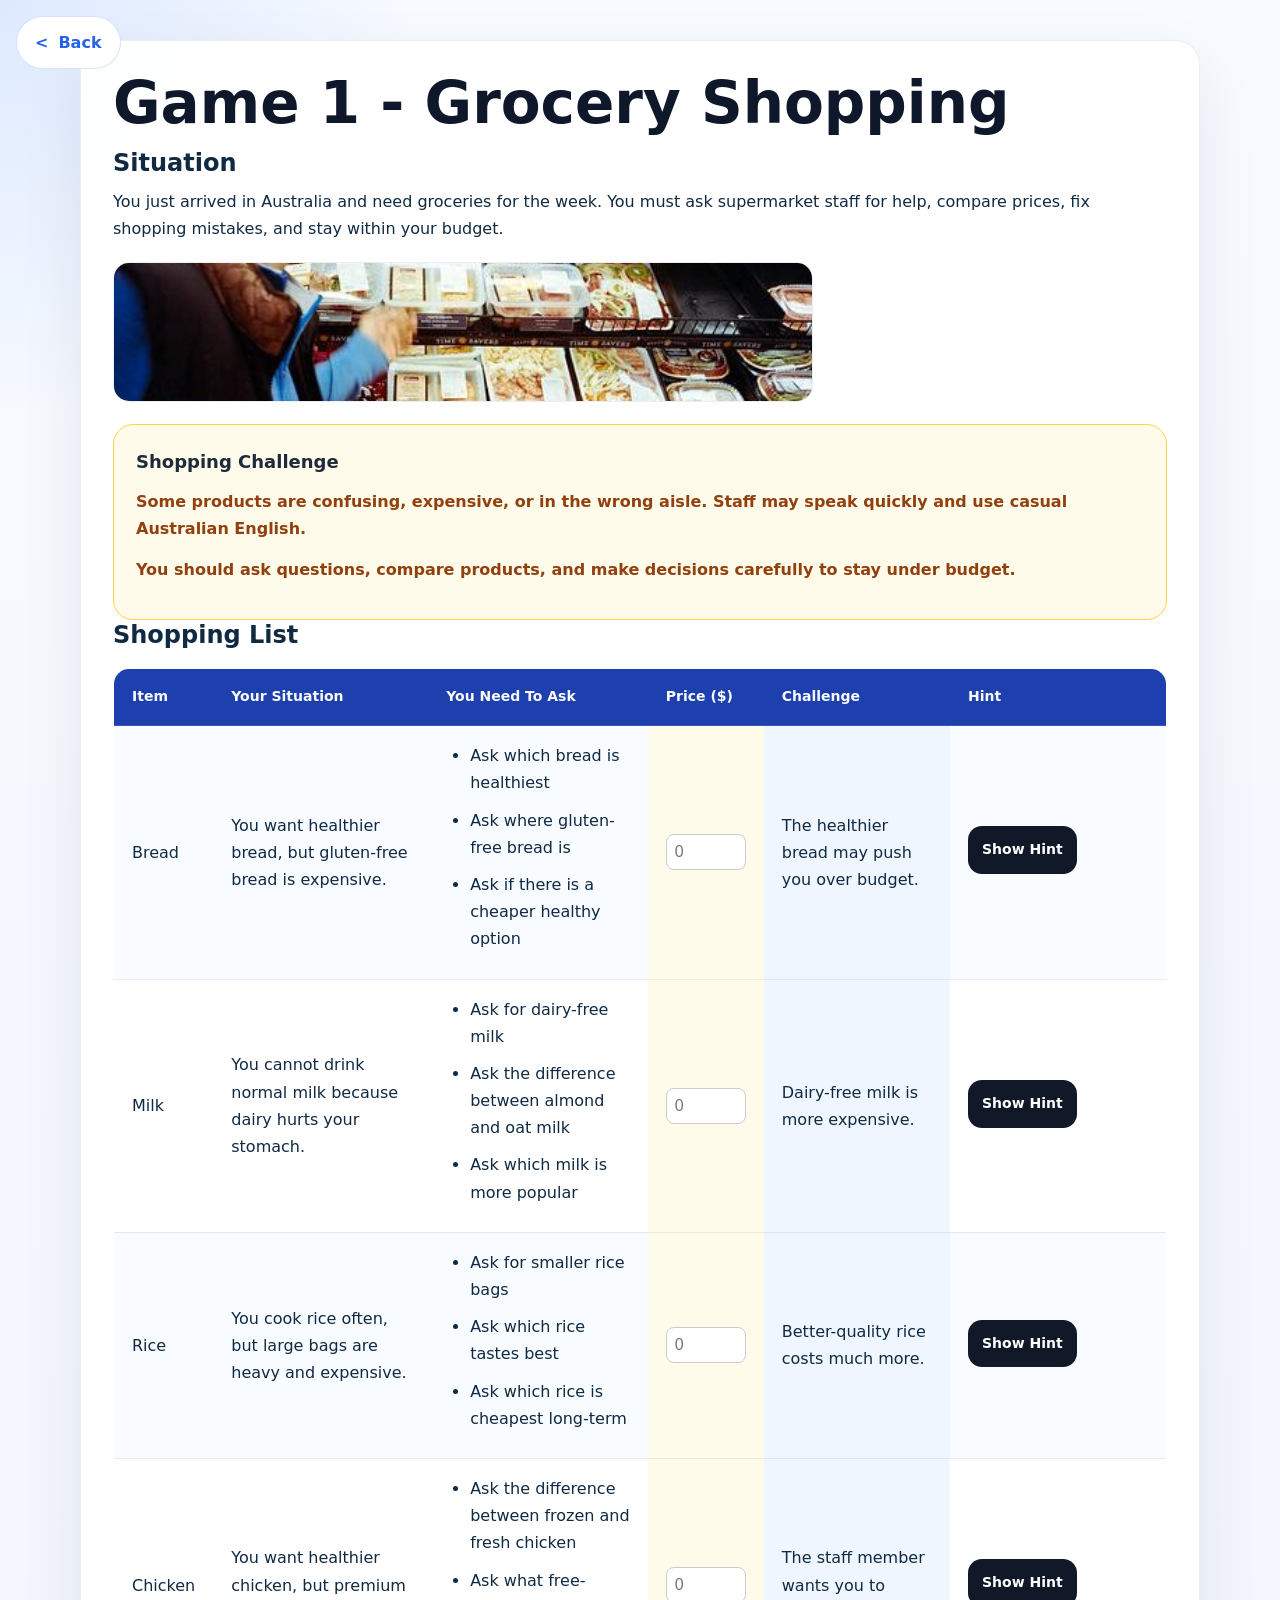
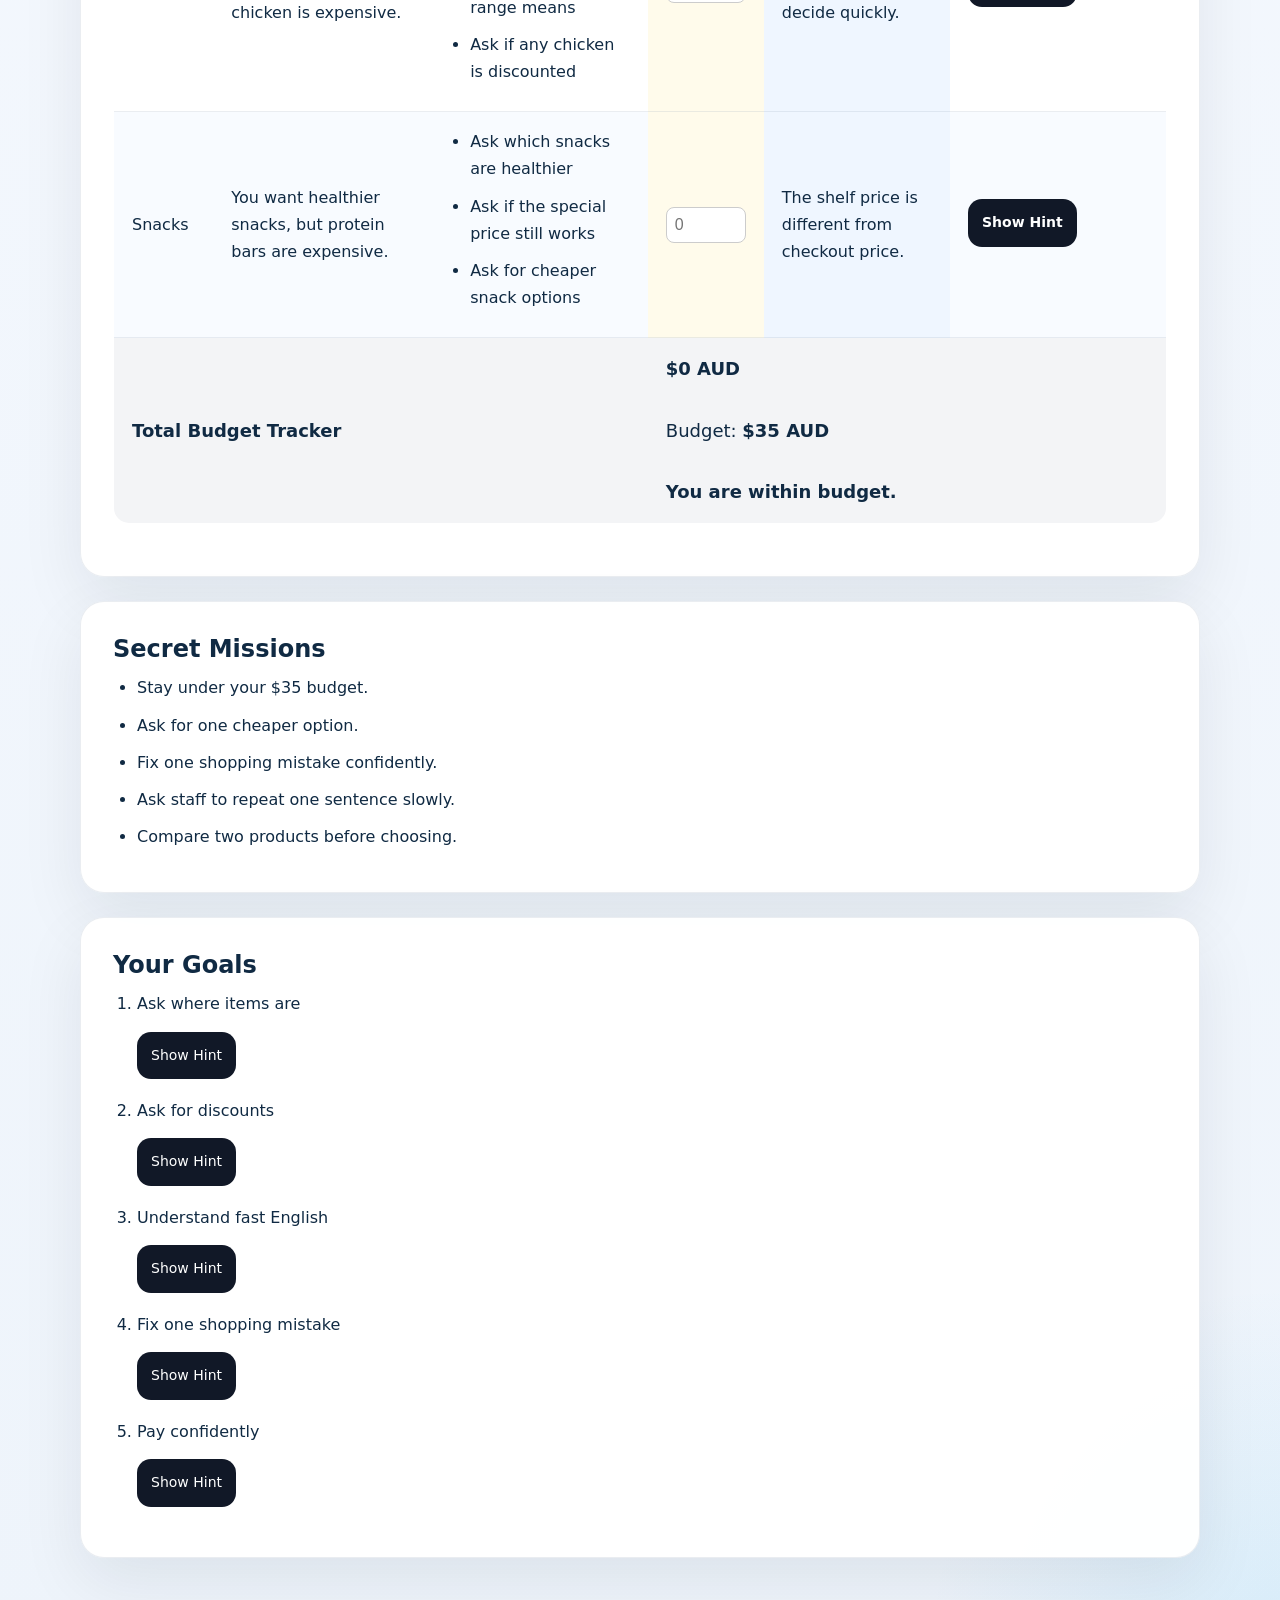
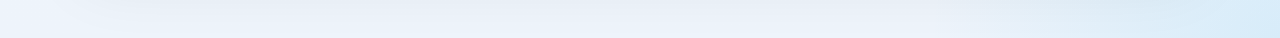
<file: scenario1/student.html>
<!DOCTYPE html>
<html lang="en">

<head>

<meta charset="UTF-8">
<meta name="viewport" content="width=device-width, initial-scale=1.0">

<title>Scenario 1 Student</title>

<link rel="stylesheet" href="../style.css">

</head>

<body>

<div class="page">

    <!-- BACK BUTTON -->
    <a href="../index.html" class="back-btn">
        Back
    </a>

    <!-- SITUATION SECTION -->
    <div class="section">

        <h1>Game 1 - Grocery Shopping</h1>

        <h2>Situation</h2>

        <p>
            You just arrived in Australia and need groceries for the week.
            You must ask supermarket staff for help, compare prices,
            fix shopping mistakes, and stay within your budget.
        </p>

        <!-- IMAGE -->
        <div class="scenario-image">

            <img src="../images/game1-grocery.jpg" alt="Grocery Shopping">

        </div>

        <!-- NOTE -->
        <div class="note">

            <h3>Shopping Challenge</h3>

            <p>
                Some products are confusing, expensive, or in the wrong aisle.
                Staff may speak quickly and use casual Australian English.
            </p>

            <p>
                You should ask questions, compare products,
                and make decisions carefully to stay under budget.
            </p>

        </div>

     <!-- SHOPPING LIST -->
<h2>Shopping List</h2>

<div class="table-wrapper">

<table class="shopping-table" id="budgetTable">

    <tr>
        <th>Item</th>
        <th>Your Situation</th>
        <th>You Need To Ask</th>
        <th>Price ($)</th>
        <th>Challenge</th>
        <th>Hint</th>
    </tr>

    <!-- BREAD -->
    <tr>

        <td>
            Bread
        </td>

        <td>
            You want healthier bread,
            but gluten-free bread is expensive.
        </td>

        <td>

            <ul>
                <li>Ask which bread is healthiest</li>
                <li>Ask where gluten-free bread is</li>
                <li>Ask if there is a cheaper healthy option</li>
            </ul>

        </td>

        <td>
            <input type="number" class="price-input" placeholder="0">
        </td>

        <td>
            The healthier bread may push you over budget.
        </td>

        <td>

            <details class="hint-box">

                <summary>Show Hint</summary>

                <div class="hint">

                    “Where can I find gluten-free bread?”
                    <br><br>

                    “Which bread is healthier?”
                    <br><br>

                    “Is there a cheaper healthy option?”

                </div>

            </details>

        </td>

    </tr>

    <!-- MILK -->
    <tr>

        <td>
            Milk
        </td>

        <td>
            You cannot drink normal milk
            because dairy hurts your stomach.
        </td>

        <td>

            <ul>
                <li>Ask for dairy-free milk</li>
                <li>Ask the difference between almond and oat milk</li>
                <li>Ask which milk is more popular</li>
            </ul>

        </td>

        <td>
            <input type="number" class="price-input" placeholder="0">
        </td>

        <td>
            Dairy-free milk is more expensive.
        </td>

        <td>

            <details class="hint-box">

                <summary>Show Hint</summary>

                <div class="hint">

                    “Do you have dairy-free milk?”
                    <br><br>

                    “What’s the difference between almond and oat milk?”
                    <br><br>

                    “Which one do most people buy?”

                </div>

            </details>

        </td>

    </tr>

    <!-- RICE -->
    <tr>

        <td>
            Rice
        </td>

        <td>
            You cook rice often,
            but large bags are heavy and expensive.
        </td>

        <td>

            <ul>
                <li>Ask for smaller rice bags</li>
                <li>Ask which rice tastes best</li>
                <li>Ask which rice is cheapest long-term</li>
            </ul>

        </td>

        <td>
            <input type="number" class="price-input" placeholder="0">
        </td>

        <td>
            Better-quality rice costs much more.
        </td>

        <td>

            <details class="hint-box">

                <summary>Show Hint</summary>

                <div class="hint">

                    “Do you have a smaller bag?”
                    <br><br>

                    “Which rice tastes better?”
                    <br><br>

                    “Which one is better value?”

                </div>

            </details>

        </td>

    </tr>

    <!-- CHICKEN -->
    <tr>

        <td>
            Chicken
        </td>

        <td>
            You want healthier chicken,
            but premium chicken is expensive.
        </td>

        <td>

            <ul>
                <li>Ask the difference between frozen and fresh chicken</li>
                <li>Ask what free-range means</li>
                <li>Ask if any chicken is discounted</li>
            </ul>

        </td>

        <td>
            <input type="number" class="price-input" placeholder="0">
        </td>

        <td>
            The staff member wants you to decide quickly.
        </td>

        <td>

            <details class="hint-box">

                <summary>Show Hint</summary>

                <div class="hint">

                    “What’s the difference between these?”
                    <br><br>

                    “What does free-range mean?”
                    <br><br>

                    “Is any chicken on special today?”

                </div>

            </details>

        </td>

    </tr>

    <!-- SNACKS -->
    <tr>

        <td>
            Snacks
        </td>

        <td>
            You want healthier snacks,
            but protein bars are expensive.
        </td>

        <td>

            <ul>
                <li>Ask which snacks are healthier</li>
                <li>Ask if the special price still works</li>
                <li>Ask for cheaper snack options</li>
            </ul>

        </td>

        <td>
            <input type="number" class="price-input" placeholder="0">
        </td>

        <td>
            The shelf price is different from checkout price.
        </td>

        <td>

            <details class="hint-box">

                <summary>Show Hint</summary>

                <div class="hint">

                    “Are these still on special?”
                    <br><br>

                    “Which snack is healthier?”
                    <br><br>

                    “Do you have cheaper snacks?”

                </div>

            </details>

        </td>

    </tr>

    <!-- TOTAL -->
    <tr class="total-row">

        <td colspan="3">

            <strong>Total Budget Tracker</strong>

        </td>

        <td colspan="3">

            <strong>
                $<span id="totalPrice">0</span> AUD
            </strong>

            <br><br>

            Budget:
            <strong>$35 AUD</strong>

            <br><br>

            <span id="budgetMessage">
                You are within budget.
            </span>

        </td>

    </tr>

</table>

</div>

    </div>

    <!-- SECRET MISSIONS -->
    <div class="section">

        <h2>Secret Missions</h2>

        <ul>

            <li>
                Stay under your $35 budget.
            </li>

            <li>
                Ask for one cheaper option.
            </li>

            <li>
                Fix one shopping mistake confidently.
            </li>

            <li>
                Ask staff to repeat one sentence slowly.
            </li>

            <li>
                Compare two products before choosing.
            </li>

        </ul>

    </div>

    <!-- GOALS SECTION -->
    <div class="section">

        <h2>Your Goals</h2>

        <ol class="goal-list">

            <!-- GOAL 1 -->
            <li>

                Ask where items are

                <details class="hint-box">

                    <summary>Show Hint</summary>

                    <div class="hint">

                        “Excuse me, where can I find the bread?”

                    </div>

                </details>

            </li>

            <!-- GOAL 2 -->
            <li>

                Ask for discounts

                <details class="hint-box">

                    <summary>Show Hint</summary>

                    <div class="hint">

                        “Is this on special?”
                        <br><br>

                        “Do you have a cheaper one?”

                    </div>

                </details>

            </li>

            <!-- GOAL 3 -->
            <li>

                Understand fast English

                <details class="hint-box">

                    <summary>Show Hint</summary>

                    <div class="hint">

                        “Sorry, could you say that again?”
                        <br><br>

                        “Can you speak a little slower?”

                    </div>

                </details>

            </li>

            <!-- GOAL 4 -->
            <li>

                Fix one shopping mistake

                <details class="hint-box">

                    <summary>Show Hint</summary>

                    <div class="hint">

                        “Sorry, I picked the wrong one.”
                        <br><br>

                        “Can I change this?”

                    </div>

                </details>

            </li>

            <!-- GOAL 5 -->
            <li>

                Pay confidently

                <details class="hint-box">

                    <summary>Show Hint</summary>

                    <div class="hint">

                        “Can I pay by card?”
                        <br><br>

                        “Do I tap here?”

                    </div>

                </details>

            </li>

        </ol>

    </div>

</div>

<script src="../js/budget.js"></script>

</body>
</html>
</file>
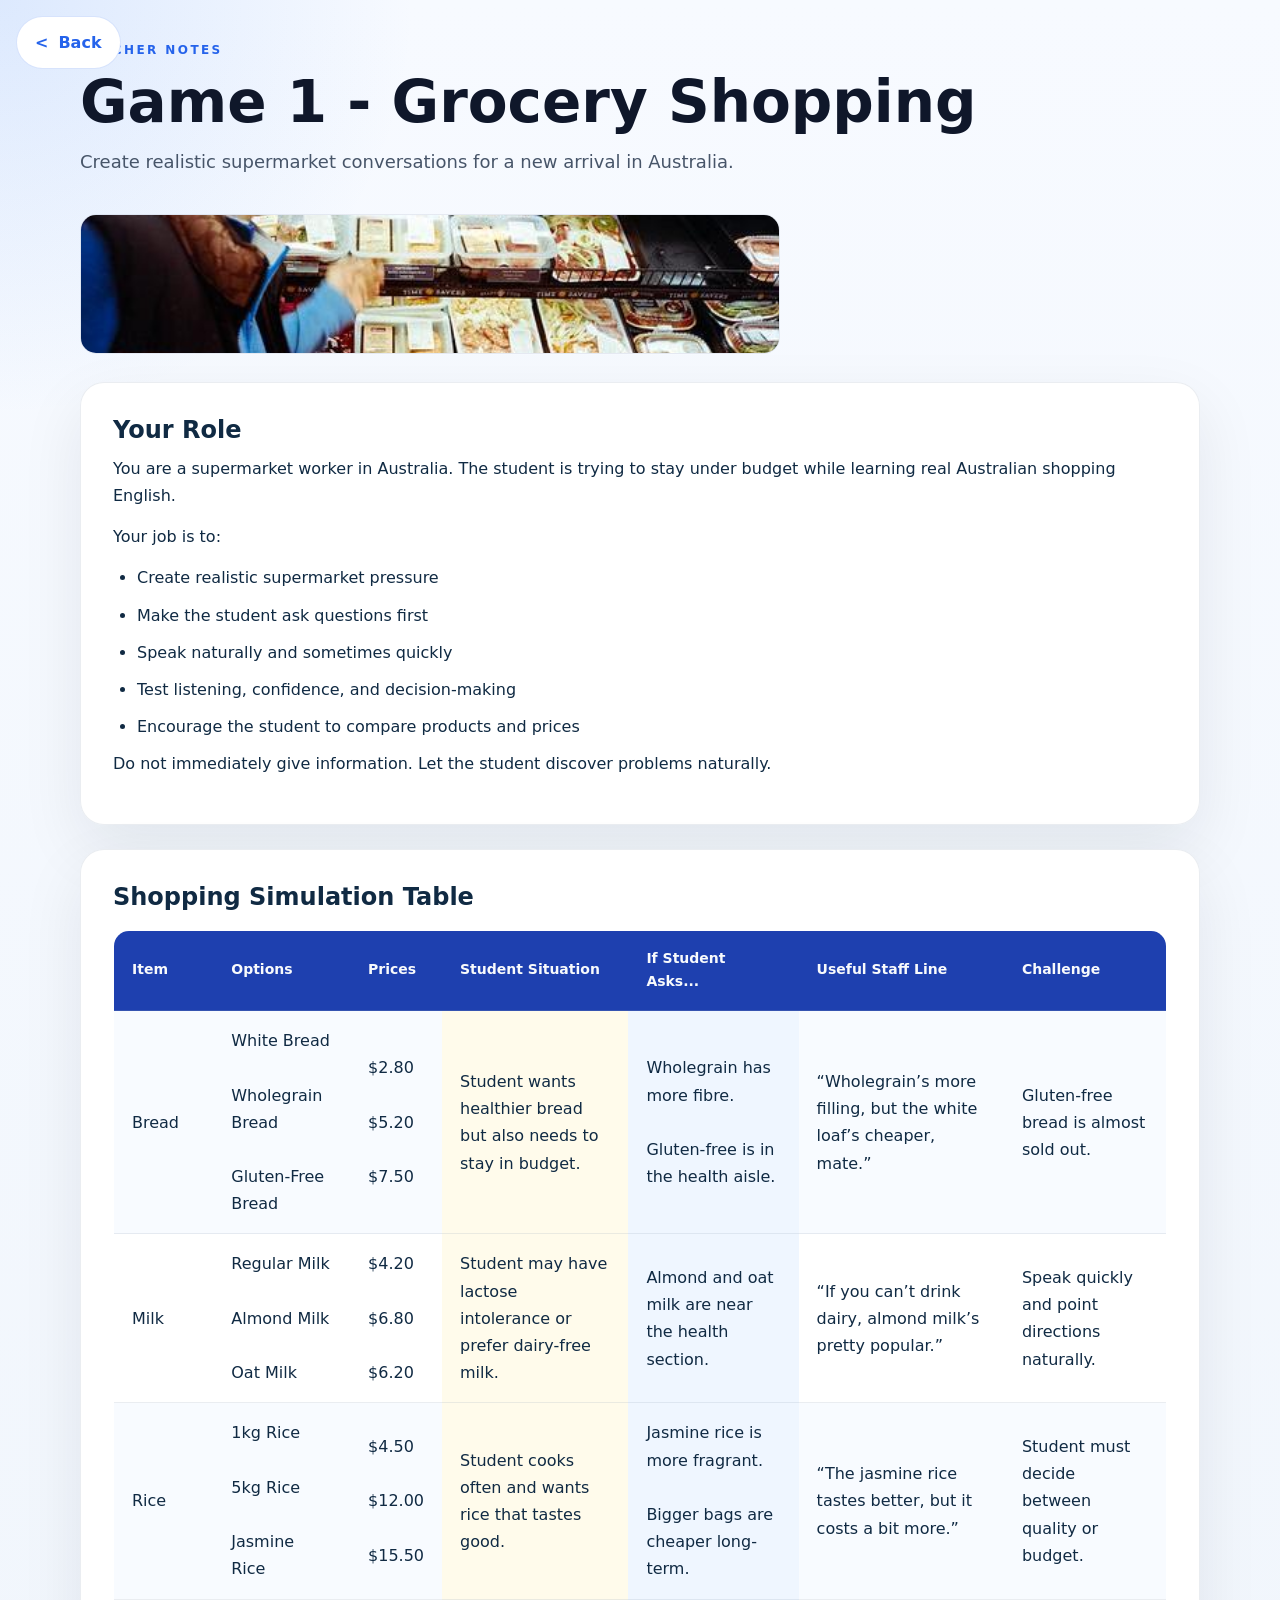
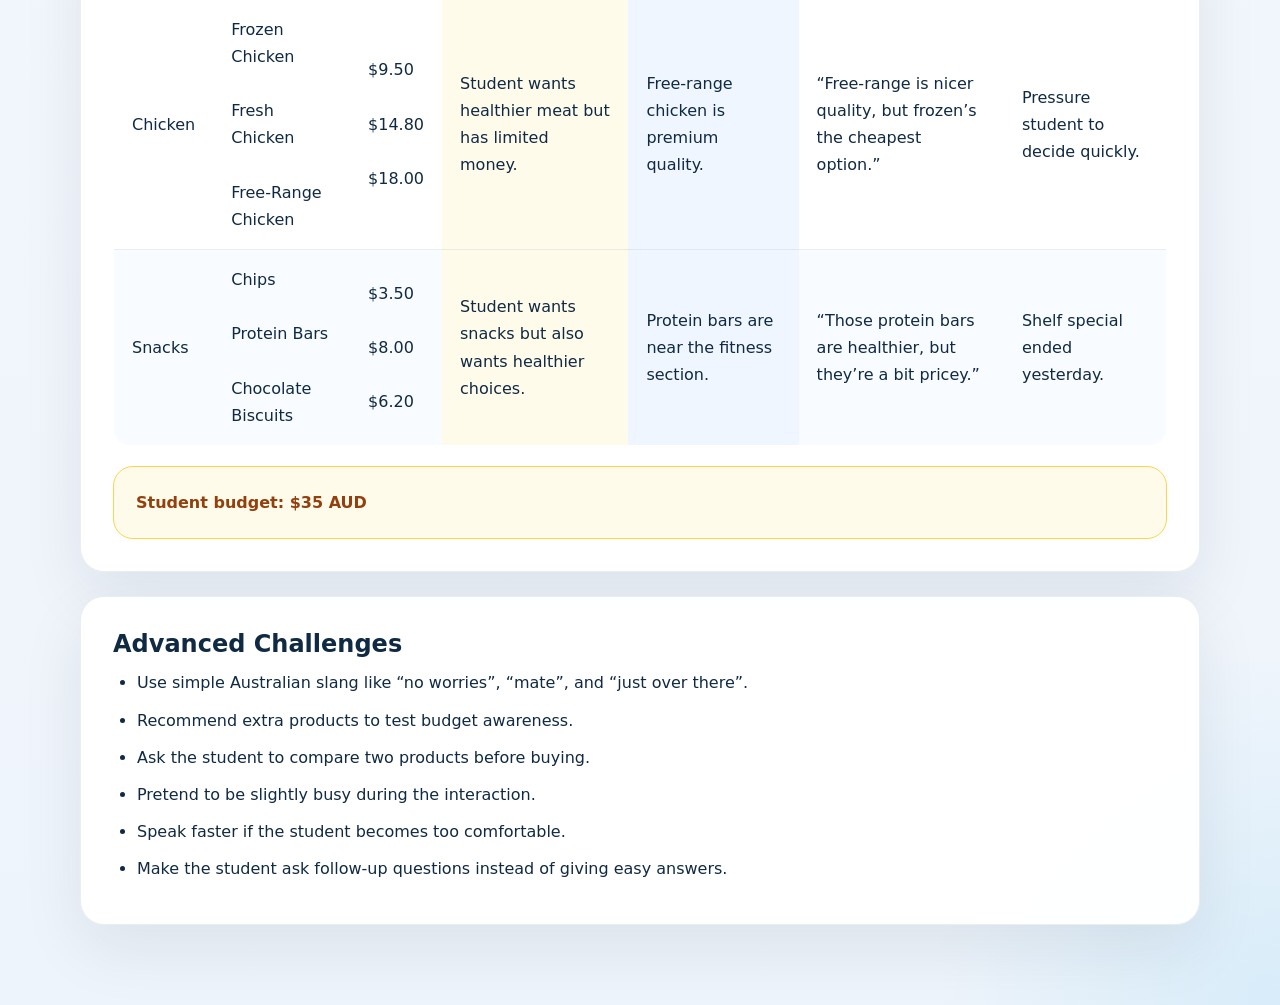
<file: scenario1/teacher.html>
<!DOCTYPE html>
<html lang="en">

<head>

<meta charset="UTF-8">
<meta name="viewport" content="width=device-width, initial-scale=1.0">

<title>Scenario 1 Teacher</title>

<link rel="stylesheet" href="../style.css">

</head>

<body>

<div class="page">

    <!-- BACK BUTTON -->
    <a href="../index.html" class="back-btn">
        Back
    </a>

    <!-- HEADER -->
    <header class="page-header">

        <p class="eyebrow">
            Teacher Notes
        </p>

        <h1>
            Game 1 - Grocery Shopping
        </h1>

        <p class="subtitle">
            Create realistic supermarket conversations for a new arrival in Australia.
        </p>

        <div class="scenario-image">

            <img src="../images/game1-grocery.jpg" alt="Grocery Shopping">

        </div>

    </header>

    <!-- ROLE SECTION -->
    <div class="section">

        <h2>Your Role</h2>

        <p>
            You are a supermarket worker in Australia.
            The student is trying to stay under budget while learning
            real Australian shopping English.
        </p>

        <p>
            Your job is to:
        </p>

        <ul>
            <li>Create realistic supermarket pressure</li>
            <li>Make the student ask questions first</li>
            <li>Speak naturally and sometimes quickly</li>
            <li>Test listening, confidence, and decision-making</li>
            <li>Encourage the student to compare products and prices</li>
        </ul>

        <p>
            Do not immediately give information.
            Let the student discover problems naturally.
        </p>

    </div>

  <!-- SHOPPING + INTERACTIVE PROBLEMS -->
<div class="section">

<h2>Shopping Simulation Table</h2>

<div class="table-wrapper">

<table class="shopping-table">

    <tr>
        <th>Item</th>
        <th>Options</th>
        <th>Prices</th>
        <th>Student Situation</th>
        <th>If Student Asks...</th>
        <th>Useful Staff Line</th>
        <th>Challenge</th>
    </tr>

    <!-- BREAD -->
    <tr>

        <td>
            Bread
        </td>

        <td>
            White Bread
            <br><br>
            Wholegrain Bread
            <br><br>
            Gluten-Free Bread
        </td>

        <td>
            $2.80
            <br><br>
            $5.20
            <br><br>
            $7.50
        </td>

        <td>
            Student wants healthier bread
            but also needs to stay in budget.
        </td>

        <td>
            Wholegrain has more fibre.
            <br><br>
            Gluten-free is in the health aisle.
        </td>

        <td>
            “Wholegrain’s more filling,
            but the white loaf’s cheaper, mate.”
        </td>

        <td>
            Gluten-free bread is almost sold out.
        </td>

    </tr>

    <!-- MILK -->
    <tr>

        <td>
            Milk
        </td>

        <td>
            Regular Milk
            <br><br>
            Almond Milk
            <br><br>
            Oat Milk
        </td>

        <td>
            $4.20
            <br><br>
            $6.80
            <br><br>
            $6.20
        </td>

        <td>
            Student may have lactose intolerance
            or prefer dairy-free milk.
        </td>

        <td>
            Almond and oat milk
            are near the health section.
        </td>

        <td>
            “If you can’t drink dairy,
            almond milk’s pretty popular.”
        </td>

        <td>
            Speak quickly and point directions naturally.
        </td>

    </tr>

    <!-- RICE -->
    <tr>

        <td>
            Rice
        </td>

        <td>
            1kg Rice
            <br><br>
            5kg Rice
            <br><br>
            Jasmine Rice
        </td>

        <td>
            $4.50
            <br><br>
            $12.00
            <br><br>
            $15.50
        </td>

        <td>
            Student cooks often
            and wants rice that tastes good.
        </td>

        <td>
            Jasmine rice is more fragrant.
            <br><br>
            Bigger bags are cheaper long-term.
        </td>

        <td>
            “The jasmine rice tastes better,
            but it costs a bit more.”
        </td>

        <td>
            Student must decide
            between quality or budget.
        </td>

    </tr>

    <!-- CHICKEN -->
    <tr>

        <td>
            Chicken
        </td>

        <td>
            Frozen Chicken
            <br><br>
            Fresh Chicken
            <br><br>
            Free-Range Chicken
        </td>

        <td>
            $9.50
            <br><br>
            $14.80
            <br><br>
            $18.00
        </td>

        <td>
            Student wants healthier meat
            but has limited money.
        </td>

        <td>
            Free-range chicken is premium quality.
        </td>

        <td>
            “Free-range is nicer quality,
            but frozen’s the cheapest option.”
        </td>

        <td>
            Pressure student to decide quickly.
        </td>

    </tr>

    <!-- SNACKS -->
    <tr>

        <td>
            Snacks
        </td>

        <td>
            Chips
            <br><br>
            Protein Bars
            <br><br>
            Chocolate Biscuits
        </td>

        <td>
            $3.50
            <br><br>
            $8.00
            <br><br>
            $6.20
        </td>

        <td>
            Student wants snacks
            but also wants healthier choices.
        </td>

        <td>
            Protein bars are near the fitness section.
        </td>

        <td>
            “Those protein bars are healthier,
            but they’re a bit pricey.”
        </td>

        <td>
            Shelf special ended yesterday.
        </td>

    </tr>

</table>

</div>

<p class="note">
Student budget: $35 AUD
</p>

</div>

    <!-- FINAL CHALLENGES -->
    <div class="section">

        <h2>Advanced Challenges</h2>

        <ul>

            <li>
                Use simple Australian slang like
                “no worries”,
                “mate”,
                and “just over there”.
            </li>

            <li>
                Recommend extra products to test budget awareness.
            </li>

            <li>
                Ask the student to compare two products before buying.
            </li>

            <li>
                Pretend to be slightly busy during the interaction.
            </li>

            <li>
                Speak faster if the student becomes too comfortable.
            </li>

            <li>
                Make the student ask follow-up questions instead of giving easy answers.
            </li>

        </ul>

    </div>

</div>

</body>
</html>
</file>
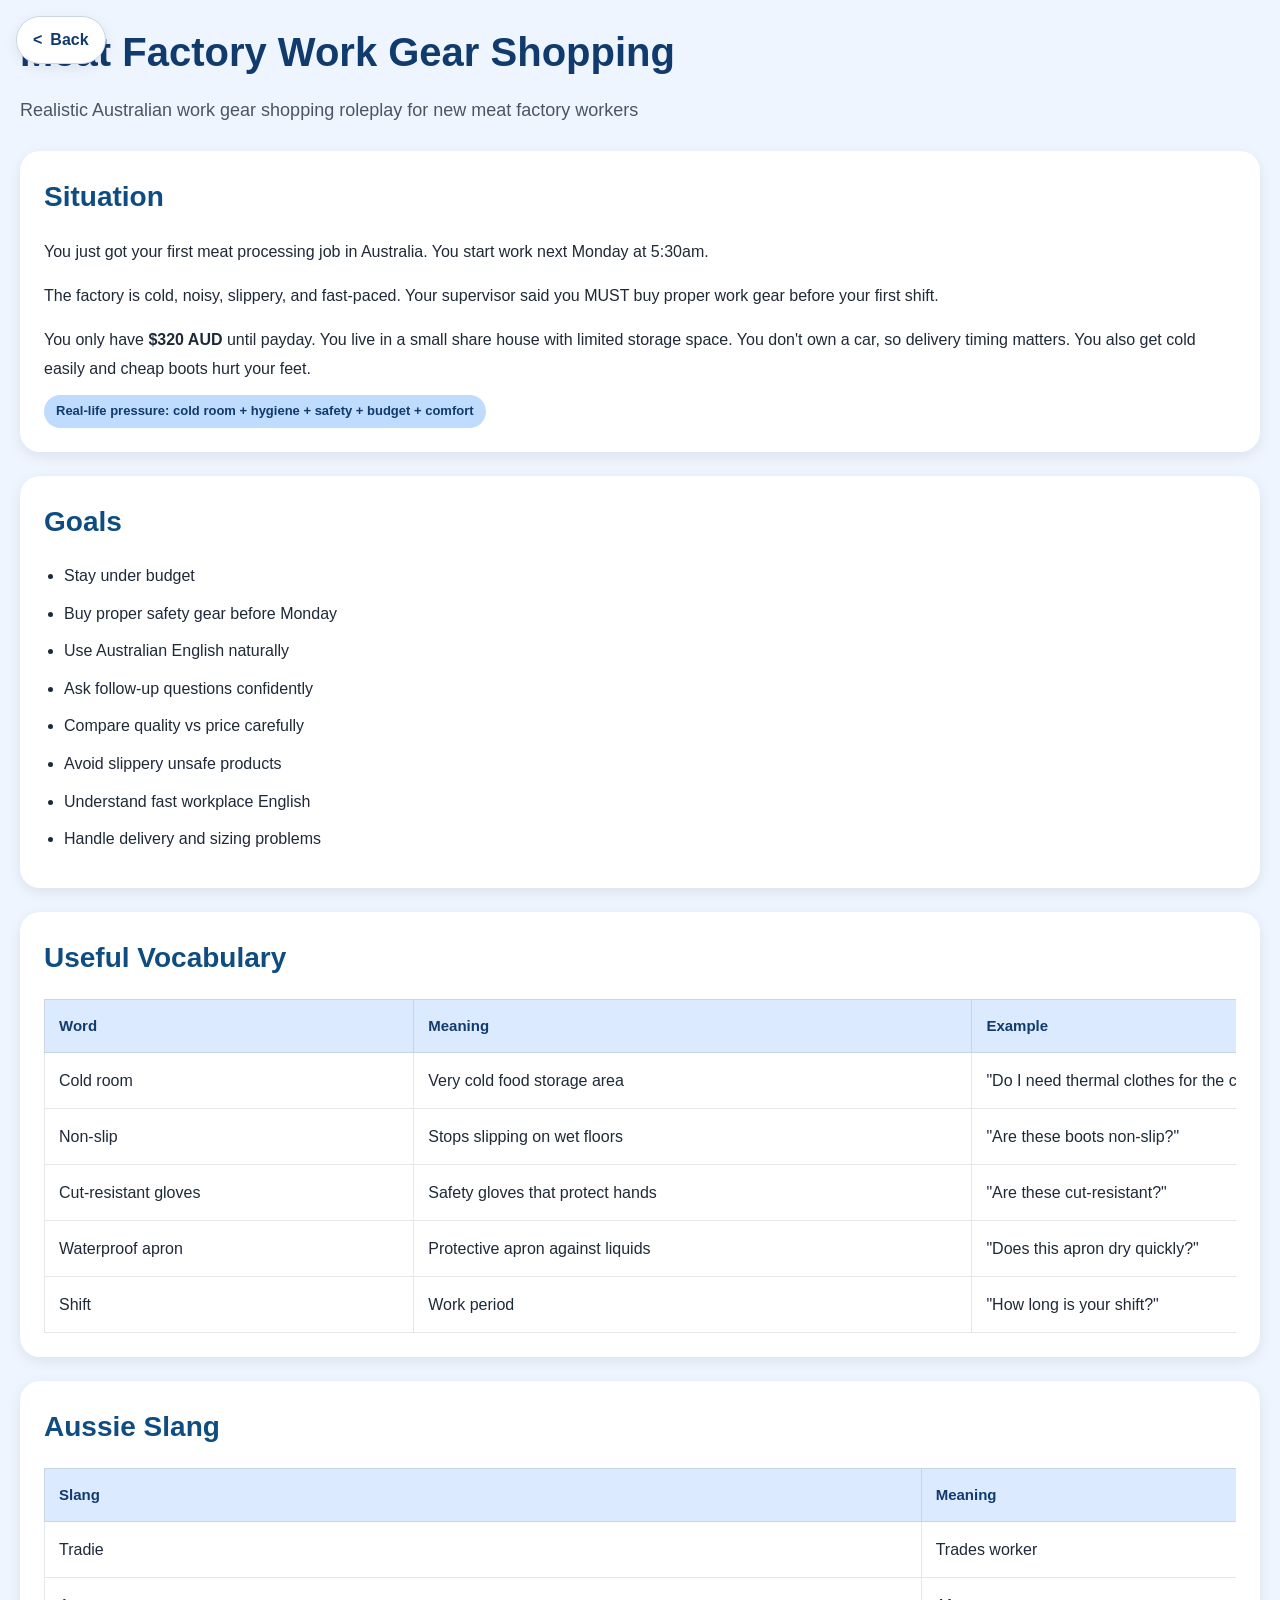
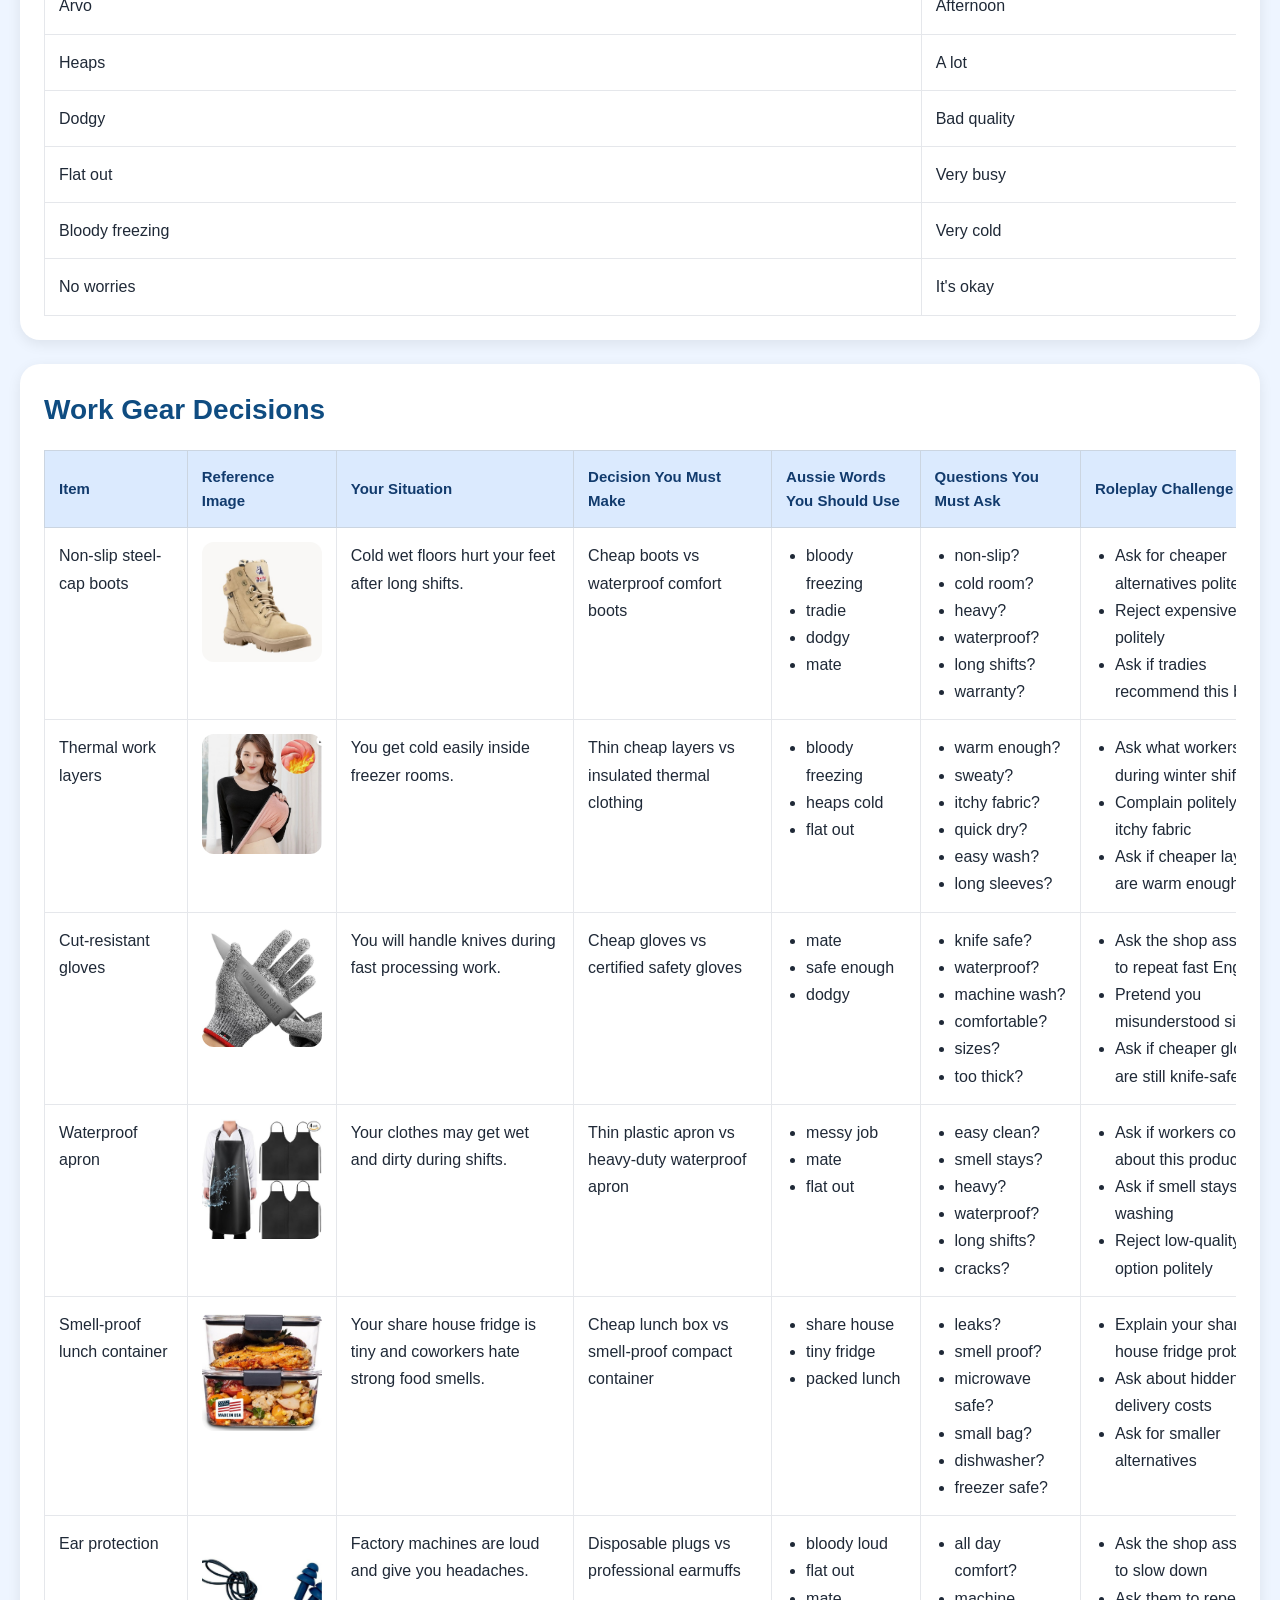
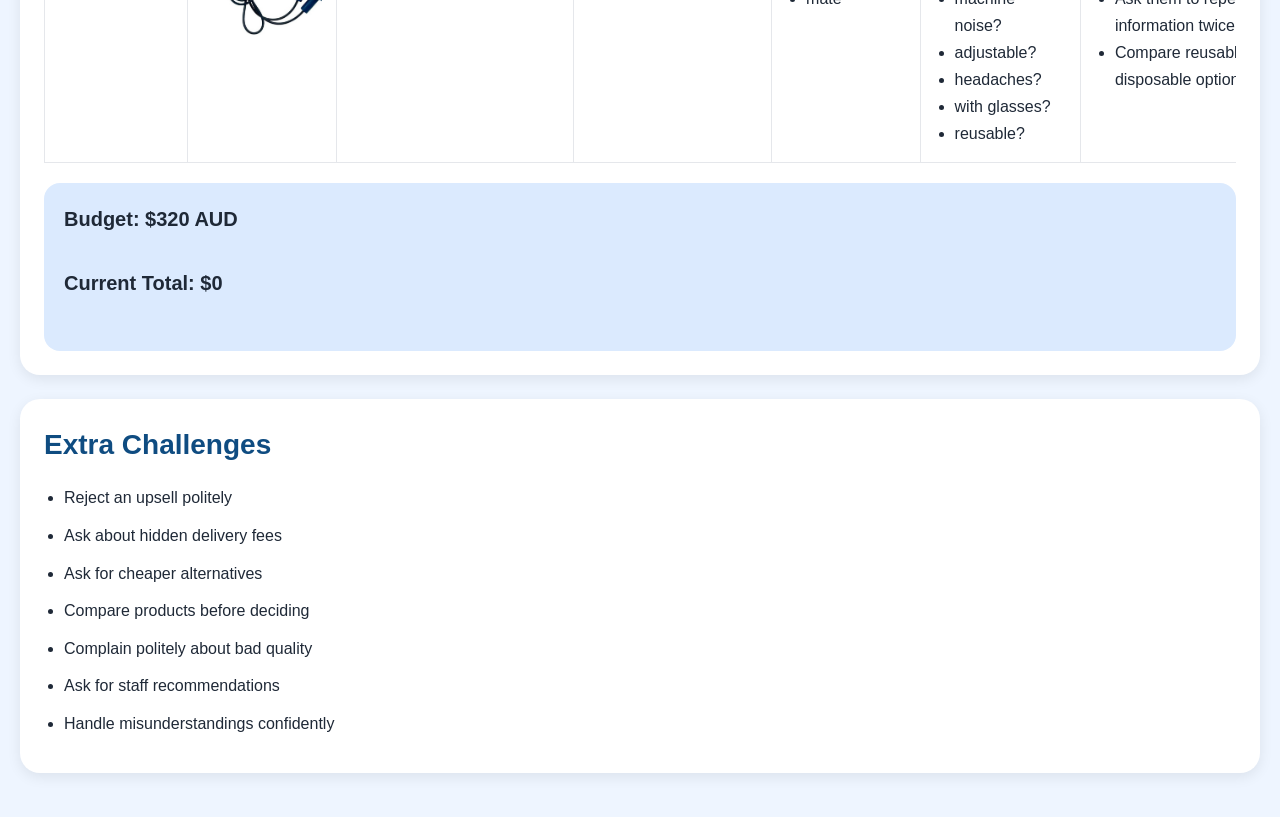
<file: scenario3/student.html>
<!DOCTYPE html>
<html lang="en">

<head>

<meta charset="UTF-8">
<meta name="viewport" content="width=device-width, initial-scale=1.0">

<title>Australian Meat Factory Work Gear Shopping</title>

<link rel="stylesheet" href="style.css">

</head>

<body>

<a href="../index.html" class="back-btn">Back</a>

<div class="container">

<h1>Meat Factory Work Gear Shopping</h1>

<p class="subtitle">
Realistic Australian work gear shopping roleplay for new meat factory workers
</p>

<!-- SITUATION -->

<div class="card">

<h2>Situation</h2>

<p>
You just got your first meat processing job in Australia.
You start work next Monday at 5:30am.
</p>

<p style="margin-top:15px;">
The factory is cold, noisy, slippery, and fast-paced.
Your supervisor said you MUST buy proper work gear before your first shift.
</p>

<p style="margin-top:15px;">
You only have <strong>$320 AUD</strong> until payday.
You live in a small share house with limited storage space.
You don't own a car, so delivery timing matters.
You also get cold easily and cheap boots hurt your feet.
</p>

<div class="badge">
Real-life pressure: cold room + hygiene + safety + budget + comfort
</div>

</div>

<!-- GOALS -->

<div class="card">

<h2>Goals</h2>

<ul class="goal-list">

<li>Stay under budget</li>

<li>Buy proper safety gear before Monday</li>

<li>Use Australian English naturally</li>

<li>Ask follow-up questions confidently</li>

<li>Compare quality vs price carefully</li>

<li>Avoid slippery unsafe products</li>

<li>Understand fast workplace English</li>

<li>Handle delivery and sizing problems</li>

</ul>

</div>

<!-- VOCAB -->

<div class="card">

<h2>Useful Vocabulary</h2>

<div class="table-wrapper">

<table>

<tr>
<th>Word</th>
<th>Meaning</th>
<th>Example</th>
</tr>

<tr>
<td>Cold room</td>
<td>Very cold food storage area</td>
<td>"Do I need thermal clothes for the cold room?"</td>
</tr>

<tr>
<td>Non-slip</td>
<td>Stops slipping on wet floors</td>
<td>"Are these boots non-slip?"</td>
</tr>

<tr>
<td>Cut-resistant gloves</td>
<td>Safety gloves that protect hands</td>
<td>"Are these cut-resistant?"</td>
</tr>

<tr>
<td>Waterproof apron</td>
<td>Protective apron against liquids</td>
<td>"Does this apron dry quickly?"</td>
</tr>

<tr>
<td>Shift</td>
<td>Work period</td>
<td>"How long is your shift?"</td>
</tr>

</table>

</div>

</div>

<!-- AUSSIE SLANG -->

<div class="card">

<h2>Aussie Slang</h2>

<div class="table-wrapper">

<table>

<tr>
<th>Slang</th>
<th>Meaning</th>
</tr>

<tr>
<td>Tradie</td>
<td>Trades worker</td>
</tr>

<tr>
<td>Arvo</td>
<td>Afternoon</td>
</tr>

<tr>
<td>Heaps</td>
<td>A lot</td>
</tr>

<tr>
<td>Dodgy</td>
<td>Bad quality</td>
</tr>

<tr>
<td>Flat out</td>
<td>Very busy</td>
</tr>

<tr>
<td>Bloody freezing</td>
<td>Very cold</td>
</tr>

<tr>
<td>No worries</td>
<td>It's okay</td>
</tr>

</table>

</div>

</div>

<!-- SHOPPING TABLE -->

<div class="card">

<h2>Work Gear Decisions</h2>

<div class="table-wrapper">

<table>

<tr>
<th>Item</th>
<th>Reference Image</th>
<th>Your Situation</th>
<th>Decision You Must Make</th>
<th>Aussie Words You Should Use</th>
<th>Questions You Must Ask</th>
<th>Roleplay Challenge</th>
<th>Price</th>
<th>Challenge</th>
<th>Hint</th>
</tr>

<!-- BOOTS -->

<tr>

<td>
Non-slip steel-cap boots
</td>

<td>
<img src="images/steel-blue-boots.jpg" alt="Steel boots">
</td>

<td>
Cold wet floors hurt your feet after long shifts.
</td>

<td>
Cheap boots vs waterproof comfort boots
</td>

<td>
<ul>
<li>bloody freezing</li>
<li>tradie</li>
<li>dodgy</li>
<li>mate</li>
</ul>
</td>

<td>
<ul>
<li>non-slip?</li>
<li>cold room?</li>
<li>heavy?</li>
<li>waterproof?</li>
<li>long shifts?</li>
<li>warranty?</li>
</ul>
</td>

<td>
<ul>
<li>Ask for cheaper alternatives politely</li>
<li>Reject expensive upsell politely</li>
<li>Ask if tradies recommend this brand</li>
</ul>
</td>

<td>
<input type="number" class="price">
</td>

<td>
Cheap boots become slippery and painful during long shifts.
</td>

<!-- REPLACE THE ENTIRE HINT COLUMN CELLS WITH THESE -->

<!-- BOOTS HINT -->

<td>
<details>
<summary>Hint</summary>

<ul>
<li>"Mate, are these alright for bloody slippery floors?"</li>
<li>"Would tradies wear these all day?"</li>
<li>"Do these get uncomfortable after long shifts?"</li>
<li>"Any cheaper ones that aren't dodgy?"</li>
</ul>

</details>
</td>

</tr>

<!-- THERMAL -->

<tr>

<td>
Thermal work layers
</td>

<td>
<img src="images/thermal-shirt.jpg" alt="Thermal work clothes">
</td>

<td>
You get cold easily inside freezer rooms.
</td>

<td>
Thin cheap layers vs insulated thermal clothing
</td>

<td>
<ul>
<li>bloody freezing</li>
<li>heaps cold</li>
<li>flat out</li>
</ul>
</td>

<td>
<ul>
<li>warm enough?</li>
<li>sweaty?</li>
<li>itchy fabric?</li>
<li>quick dry?</li>
<li>easy wash?</li>
<li>long sleeves?</li>
</ul>
</td>

<td>
<ul>
<li>Ask what workers wear during winter shifts</li>
<li>Complain politely about itchy fabric</li>
<li>Ask if cheaper layers are warm enough</li>
</ul>
</td>

<td>
<input type="number" class="price">
</td>

<td>
Cheap thermal clothes trap sweat and smell quickly.
</td>

<!-- THERMAL HINT -->

<td>
<details>
<summary>Hint</summary>

<ul>
<li>"Mate, is this warm enough for the cold room?"</li>
<li>"Do workers usually wear extra layers under this?"</li>
<li>"Would this get sweaty after a flat out shift?"</li>
<li>"Anything less itchy?"</li>
</ul>

</details>
</td>

</tr>

<!-- GLOVES -->

<tr>

<td>
Cut-resistant gloves
</td>

<td>
<img src="images/cut-gloves.jpg" alt="Cut resistant gloves">
</td>

<td>
You will handle knives during fast processing work.
</td>

<td>
Cheap gloves vs certified safety gloves
</td>

<td>
<ul>
<li>mate</li>
<li>safe enough</li>
<li>dodgy</li>
</ul>
</td>

<td>
<ul>
<li>knife safe?</li>
<li>waterproof?</li>
<li>machine wash?</li>
<li>comfortable?</li>
<li>sizes?</li>
<li>too thick?</li>
</ul>
</td>

<td>
<ul>
<li>Ask the shop assistant to repeat fast English</li>
<li>Pretend you misunderstood sizing</li>
<li>Ask if cheaper gloves are still knife-safe</li>
</ul>
</td>

<td>
<input type="number" class="price">
</td>

<td>
Cheap gloves tear easily during knife work.
</td>
<!-- GLOVES HINT -->

<td>
<details>
<summary>Hint</summary>

<ul>
<li>"Sorry mate, can you say that again?"</li>
<li>"Are these safe enough for knife work?"</li>
<li>"Would cheaper ones still do the job?"</li>
<li>"Do these feel stiff after heaps of use?"</li>
</ul>

</details>
</td>

</tr>

<!-- APRON -->

<tr>

<td>
Waterproof apron
</td>

<td>
<img src="images/apron.jpg" alt="Waterproof apron">
</td>

<td>
Your clothes may get wet and dirty during shifts.
</td>

<td>
Thin plastic apron vs heavy-duty waterproof apron
</td>

<td>
<ul>
<li>messy job</li>
<li>mate</li>
<li>flat out</li>
</ul>
</td>

<td>
<ul>
<li>easy clean?</li>
<li>smell stays?</li>
<li>heavy?</li>
<li>waterproof?</li>
<li>long shifts?</li>
<li>cracks?</li>
</ul>
</td>

<td>
<ul>
<li>Ask if workers complain about this product</li>
<li>Ask if smell stays after washing</li>
<li>Reject low-quality option politely</li>
</ul>
</td>

<td>
<input type="number" class="price">
</td>

<td>
Cheap aprons crack and smell bad after repeated use.
</td>

<!-- APRON HINT -->

<td>
<details>
<summary>Hint</summary>

<ul>
<li>"Does this get smelly after a while?"</li>
<li>"Would workers complain about this one?"</li>
<li>"Is this one gonna crack quickly?"</li>
<li>"Any better ones that aren't crazy expensive?"</li>
</ul>

</details>
</td>

</tr>

<!-- LUNCH BOX -->

<tr>

<td>
Smell-proof lunch container
</td>

<td>
<img src="images/lunchbox.jpg" alt="Lunch container">
</td>

<td>
Your share house fridge is tiny and coworkers hate strong food smells.
</td>

<td>
Cheap lunch box vs smell-proof compact container
</td>

<td>
<ul>
<li>share house</li>
<li>tiny fridge</li>
<li>packed lunch</li>
</ul>
</td>

<td>
<ul>
<li>leaks?</li>
<li>smell proof?</li>
<li>microwave safe?</li>
<li>small bag?</li>
<li>dishwasher?</li>
<li>freezer safe?</li>
</ul>
</td>

<td>
<ul>
<li>Explain your share-house fridge problem</li>
<li>Ask about hidden delivery costs</li>
<li>Ask for smaller alternatives</li>
</ul>
</td>

<td>
<input type="number" class="price">
</td>

<td>
Cheap containers leak and smell terrible.
</td>

<!-- LUNCH BOX HINT -->

<td>
<details>
<summary>Hint</summary>

<ul>
<li>"Mate, my share house fridge is tiny."</li>
<li>"Would this leak in my bag?"</li>
<li>"Anything smaller but still decent?"</li>
<li>"Does the smell stay inside?"</li>
</ul>

</details>
</td>

</tr>

<!-- EAR PROTECTION -->

<tr>

<td>
Ear protection
</td>

<td>
<img src="images/earmuffs.jpg" alt="Ear protection">
</td>

<td>
Factory machines are loud and give you headaches.
</td>

<td>
Disposable plugs vs professional earmuffs
</td>

<td>
<ul>
<li>bloody loud</li>
<li>flat out</li>
<li>mate</li>
</ul>
</td>

<td>
<ul>
<li>all day comfort?</li>
<li>machine noise?</li>
<li>adjustable?</li>
<li>headaches?</li>
<li>with glasses?</li>
<li>reusable?</li>
</ul>
</td>

<td>
<ul>
<li>Ask the shop assistant to slow down</li>
<li>Ask them to repeat information twice</li>
<li>Compare reusable vs disposable options</li>
</ul>
</td>

<td>
<input type="number" class="price">
</td>

<td>
Cheap earplugs fall out and become uncomfortable.
</td>

<!-- EAR PROTECTION HINT -->

<td>
<details>
<summary>Hint</summary>

<ul>
<li>"Sorry mate, it's bloody loud in there."</li>
<li>"Can you slow down a bit?"</li>
<li>"Would these hurt after long shifts?"</li>
<li>"Do most workers use reusable ones?"</li>
</ul>

</details>
</td>

</tr>

</table>

</div>

<div class="total-box">

Budget: $320 AUD

<br><br>

Current Total:
$<span id="total">0</span>

<br><br>

<span id="budgetMessage"></span>

</div>

</div>

<!-- EXTRA CHALLENGES -->

<div class="card">

<h2>Extra Challenges</h2>

<ul class="goal-list">

<li>Reject an upsell politely</li>

<li>Ask about hidden delivery fees</li>

<li>Ask for cheaper alternatives</li>

<li>Compare products before deciding</li>

<li>Complain politely about bad quality</li>

<li>Ask for staff recommendations</li>

<li>Handle misunderstandings confidently</li>

</ul>

</div>

</div>

<script>

const inputs = document.querySelectorAll('.price');

const totalDisplay = document.getElementById('total');

const message = document.getElementById('budgetMessage');

function updateBudget(){

let total = 0;

inputs.forEach(input => {

total += Number(input.value) || 0;

});

totalDisplay.textContent = total;

if(total > 320){

message.innerHTML = "Over budget. You may not have enough money left for food and transport.";
message.className = "warning";

}

else if(total > 260){

message.innerHTML = "Careful. Budget getting tight.";
message.className = "warning";

}

else{

message.innerHTML = "Budget looks good so far.";
message.className = "success";

}

}

inputs.forEach(input => {

input.addEventListener('input', updateBudget);

});

</script>

</body>
</html>
</file>
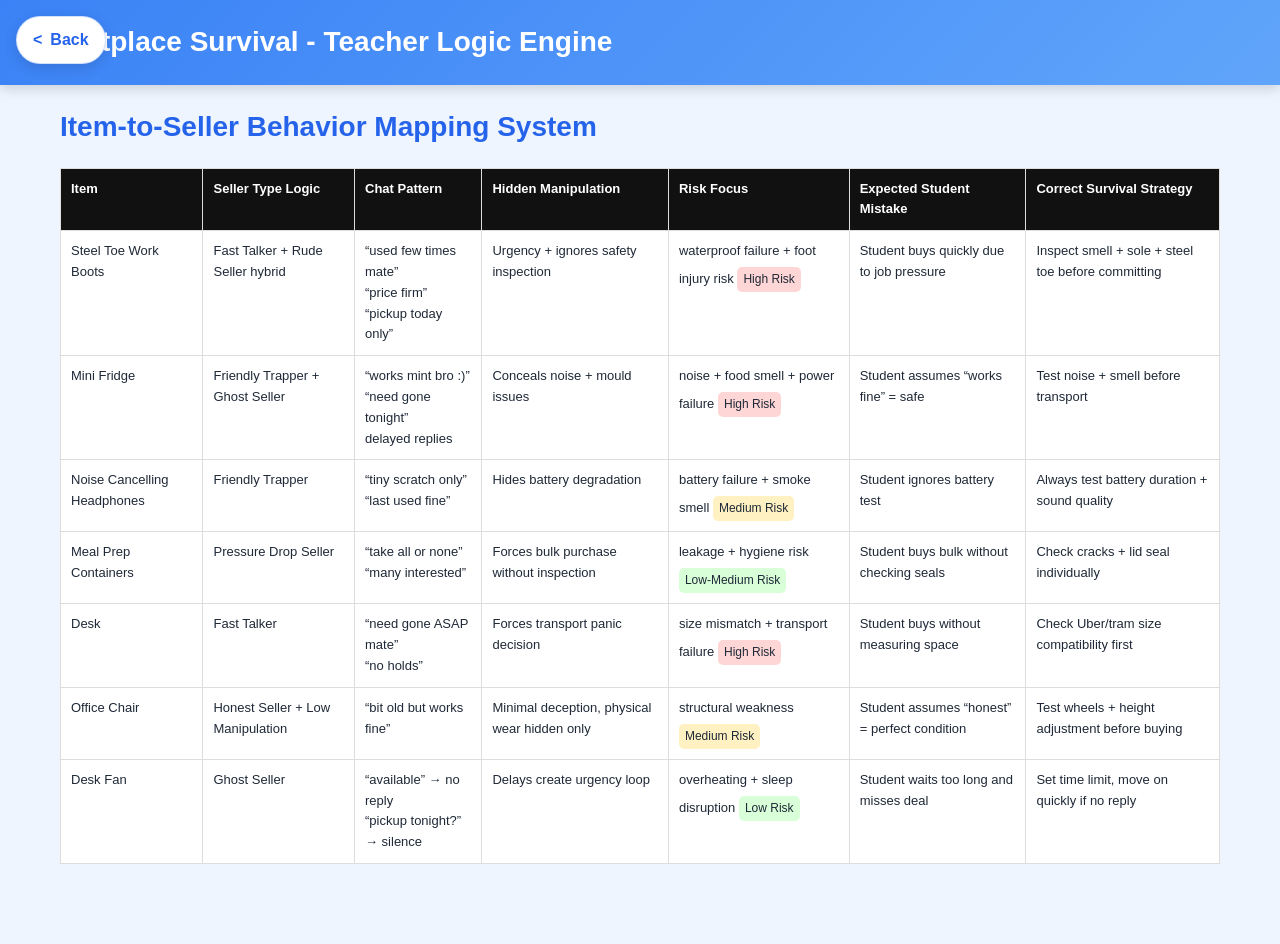
<file: scenario4/teacher.html>
<!DOCTYPE html>
<html lang="en">
<head>
  <meta charset="UTF-8" />
  <meta name="viewport" content="width=device-width, initial-scale=1.0"/>
  <title>Marketplace Survival - Teacher Engine</title>
  <link rel="stylesheet" href="style.css">

  <style>
    .teacher-container { padding: 20px; max-width: 1200px; margin: auto; }

    table { width: 100%; border-collapse: collapse; background: #fff; }

    th, td {
      border: 1px solid #ddd;
      padding: 10px;
      vertical-align: top;
      font-size: 13px;
    }

    th { background: #111; color: white; text-align: left; }

    .tag { padding: 3px 6px; border-radius: 5px; font-size: 12px; display: inline-block; margin-top: 5px; }

    .high { background: #ffd6d6; }
    .medium { background: #fff1c2; }
    .low { background: #d8ffd8; }

    .section-title { margin-top: 30px; }
  </style>
</head>

<body>

<a href="../index.html" class="back-btn">Back</a>

<header class="topbar">
  <h1>Marketplace Survival - Teacher Logic Engine</h1>
</header>

<div class="teacher-container">

<h2>Item-to-Seller Behavior Mapping System</h2>

<table>

<tr>
  <th>Item</th>
  <th>Seller Type Logic</th>
  <th>Chat Pattern</th>
  <th>Hidden Manipulation</th>
  <th>Risk Focus</th>
  <th>Expected Student Mistake</th>
  <th>Correct Survival Strategy</th>
</tr>

<!-- ===================== BOOTS ===================== -->
<tr>
  <td>Steel Toe Work Boots</td>

  <td>
    Fast Talker + Rude Seller hybrid
  </td>

  <td>
    “used few times mate”<br>
    “price firm”<br>
    “pickup today only”
  </td>

  <td>
    Urgency + ignores safety inspection
  </td>

  <td>
    waterproof failure + foot injury risk
    <div class="tag high">High Risk</div>
  </td>

  <td>
    Student buys quickly due to job pressure
  </td>

  <td>
    Inspect smell + sole + steel toe before committing
  </td>
</tr>

<!-- ===================== FRIDGE ===================== -->
<tr>
  <td>Mini Fridge</td>

  <td>
    Friendly Trapper + Ghost Seller
  </td>

  <td>
    “works mint bro :)”<br>
    “need gone tonight”<br>
    delayed replies
  </td>

  <td>
    Conceals noise + mould issues
  </td>

  <td>
    noise + food smell + power failure
    <div class="tag high">High Risk</div>
  </td>

  <td>
    Student assumes “works fine” = safe
  </td>

  <td>
    Test noise + smell before transport
  </td>
</tr>

<!-- ===================== HEADPHONES ===================== -->
<tr>
  <td>Noise Cancelling Headphones</td>

  <td>
    Friendly Trapper
  </td>

  <td>
    “tiny scratch only”<br>
    “last used fine”
  </td>

  <td>
    Hides battery degradation
  </td>

  <td>
    battery failure + smoke smell
    <div class="tag medium">Medium Risk</div>
  </td>

  <td>
    Student ignores battery test
  </td>

  <td>
    Always test battery duration + sound quality
  </td>
</tr>

<!-- ===================== CONTAINERS ===================== -->
<tr>
  <td>Meal Prep Containers</td>

  <td>
    Pressure Drop Seller
  </td>

  <td>
    “take all or none”<br>
    “many interested”
  </td>

  <td>
    Forces bulk purchase without inspection
  </td>

  <td>
    leakage + hygiene risk
    <div class="tag low">Low-Medium Risk</div>
  </td>

  <td>
    Student buys bulk without checking seals
  </td>

  <td>
    Check cracks + lid seal individually
  </td>
</tr>

<!-- ===================== DESK ===================== -->
<tr>
  <td>Desk</td>

  <td>
    Fast Talker
  </td>

  <td>
    “need gone ASAP mate”<br>
    “no holds”
  </td>

  <td>
    Forces transport panic decision
  </td>

  <td>
    size mismatch + transport failure
    <div class="tag high">High Risk</div>
  </td>

  <td>
    Student buys without measuring space
  </td>

  <td>
    Check Uber/tram size compatibility first
  </td>
</tr>

<!-- ===================== CHAIR ===================== -->
<tr>
  <td>Office Chair</td>

  <td>
    Honest Seller + Low Manipulation
  </td>

  <td>
    “bit old but works fine”
  </td>

  <td>
    Minimal deception, physical wear hidden only
  </td>

  <td>
    structural weakness
    <div class="tag medium">Medium Risk</div>
  </td>

  <td>
    Student assumes “honest” = perfect condition
  </td>

  <td>
    Test wheels + height adjustment before buying
  </td>
</tr>

<!-- ===================== FAN ===================== -->
<tr>
  <td>Desk Fan</td>

  <td>
    Ghost Seller
  </td>

  <td>
    “available” → no reply<br>
    “pickup tonight?” → silence
  </td>

  <td>
    Delays create urgency loop
  </td>

  <td>
    overheating + sleep disruption
    <div class="tag low">Low Risk</div>
  </td>

  <td>
    Student waits too long and misses deal
  </td>

  <td>
    Set time limit, move on quickly if no reply
  </td>
</tr>

</table>

</div>

</body>
</html>
</file>
<file: style.css>
* {
    margin: 0;
    padding: 0;
    box-sizing: border-box;
}

:root {
    --bg: #eef4fb;
    --surface: #ffffff;
    --surface-soft: #eff6ff;
    --text: #102a43;
    --muted: #475569;
    --line: #d7e3fc;
    --brand: #2563eb;
    --brand-dark: #1d4ed8;
    --accent: #0f766e;
    --warning-bg: #fffbeb;
    --warning-line: #fcd34d;
    --danger-bg: #fef2f2;
    --danger-line: #fecaca;
    --shadow: 0 24px 64px rgba(15, 23, 42, 0.08);
}

body {
    min-height: 100vh;
    background:
        radial-gradient(circle at top left, rgba(59, 130, 246, 0.14), transparent 26rem),
        radial-gradient(circle at bottom right, rgba(14, 165, 233, 0.10), transparent 22rem),
        linear-gradient(180deg, #f7faff 0%, var(--bg) 100%);
    color: var(--text);
    font-family: Inter, "Segoe UI", system-ui, sans-serif;
    line-height: 1.7;
    padding: 40px 20px 32px;
}

.container,
.page {
    width: min(1120px, 100%);
    margin: 0 auto;
}

.page {
    padding-bottom: 24px;
}

.page-header {
    margin-bottom: 28px;
}

.eyebrow {
    color: var(--brand);
    font-size: 12px;
    font-weight: 800;
    letter-spacing: 0.2em;
    margin-bottom: 12px;
    text-transform: uppercase;
}

h1 {
    color: #0f172a;
    font-size: clamp(36px, 5vw, 58px);
    line-height: 1.05;
    margin-bottom: 14px;
}

h2 {
    color: #102a43;
    font-size: 24px;
    line-height: 1.25;
    margin-bottom: 10px;
}

h3 {
    color: #1e293b;
    font-size: 18px;
    margin-top: 22px;
    margin-bottom: 10px;
}

h3:first-child {
    margin-top: 0;
}

p {
    margin-bottom: 14px;
}

.subtitle {
    max-width: 740px;
    color: var(--muted);
    font-size: 18px;
    margin-bottom: 36px;
}

.game-grid {
    display: grid;
    grid-template-columns: repeat(2, minmax(0, 1fr));
    gap: 24px;
}

.card,
.section {
    background: rgba(255, 255, 255, 0.96);
    border: 1px solid rgba(148, 163, 184, 0.2);
    border-radius: 24px;
    box-shadow: var(--shadow);
}

.card {
    display: flex;
    flex-direction: column;
    min-height: 230px;
    padding: 32px;
    text-decoration: none;
    transition: transform 220ms ease, box-shadow 220ms ease, border-color 220ms ease;
}

.card:hover {
    border-color: rgba(59, 130, 246, 0.35);
    box-shadow: 0 28px 72px rgba(15, 23, 42, 0.14);
    transform: translateY(-4px);
}

.card::before {
    content: "";
    width: 64px;
    height: 6px;
    border-radius: 999px;
    background: linear-gradient(90deg, rgba(37, 99, 235, 1), rgba(56, 189, 248, 0.8));
    margin-bottom: 22px;
}

.card-image {
    display: block;
    width: 100%;
    margin-bottom: 18px;
}

.card-image img,
.scenario-image img {
    width: 100%;
    max-height: 140px;
    object-fit: cover;
    display: block;
    border-radius: 20px;
    border: 1px solid rgba(148, 163, 184, 0.18);
}

.scenario-image {
    display: block;
    width: 100%;
    margin-bottom: 22px;
}

.card p {
    color: var(--muted);
    margin-bottom: 26px;
    font-size: 15.4px;
}

.section {
    margin-bottom: 24px;
    padding: 32px;
}

ul,
ol {
    margin-left: 24px;
}

li {
    margin-bottom: 10px;
}

table {
    width: 100%;
    border-collapse: collapse;
    overflow: hidden;
    margin: 18px 0 20px;
    border: 1px solid rgba(148, 163, 184, 0.2);
    border-radius: 16px;
}

th,
td {
    padding: 16px 18px;
    text-align: left;
    border-bottom: 1px solid rgba(148, 163, 184, 0.2);
}

th {
    background: #1e40af;
    color: #f8fafc;
    font-size: 14px;
    font-weight: 700;
}

tr:last-child td {
    border-bottom: 0;
}

tbody tr:nth-child(even) {
    background: #f8fbff;
}

.btn,
.back-btn {
    display: inline-flex;
    align-items: center;
    justify-content: center;
    min-height: 46px;
    border-radius: 999px;
    font-weight: 700;
    text-decoration: none;
    transition: transform 180ms ease, box-shadow 180ms ease, background 180ms ease, color 180ms ease;
}

.btn {
    width: fit-content;
    min-width: 120px;
    margin-right: 10px;
    padding: 12px 22px;
    background: linear-gradient(135deg, #2563eb, #38bdf8);
    color: #ffffff;
    box-shadow: 0 16px 30px rgba(56, 189, 248, 0.18);
}

.btn.dark {
    background: #0f172a;
    color: #f8fafc;
    box-shadow: 0 16px 30px rgba(15, 23, 42, 0.16);
}

.action-row {
    display: flex;
    flex-wrap: wrap;
    gap: 12px;
    margin-top: auto;
}

.card .btn:first-of-type {
    margin-top: 0;
}

.btn:hover,
.back-btn:hover {
    transform: translateY(-1px);
}

.btn:hover {
    box-shadow: 0 20px 34px rgba(56, 189, 248, 0.22);
}

.btn.dark:hover {
    background: #1e293b;
}

.back-btn {
    position: fixed;
    top: 16px;
    left: 16px;
    z-index: 100;
    width: fit-content;
    margin-bottom: 28px;
    padding: 12px 18px;
    background: #ffffff;
    color: #2563eb;
    border: 1px solid rgba(37, 99, 235, 0.18);
}

.back-btn::before {
    content: "<";
    margin-right: 10px;
    font-weight: 900;
}

.speech-box,
.problem-box,
.note {
    border-radius: 20px;
    padding: 22px;
}

.speech-box {
    background: rgba(236, 245, 255, 0.95);
    border: 1px solid rgba(191, 219, 254, 0.7);
}

.speech-box p:last-child,
.problem-box p:last-child,
.note {
    margin-bottom: 0;
}

.problem-box {
    background: var(--danger-bg);
    border: 1px solid var(--danger-line);
}

.note {
    background: var(--warning-bg);
    border: 1px solid var(--warning-line);
    color: #92400e;
    font-weight: 700;
}

.hint {
    background: rgba(229, 246, 253, 0.95);
    padding: 16px;
    border-radius: 18px;
    margin-top: 14px;
    margin-bottom: 18px;
    color: #0f172a;
    line-height: 1.8;
    font-size: 15px;
}

.hint-box {
    margin-top: 14px;
    margin-bottom: 18px;
}

.hint-box summary {
    cursor: pointer;
    background: #111827;
    color: white;
    padding: 12px 14px;
    border-radius: 14px;
    width: fit-content;
    font-size: 14px;
    list-style: none;
}

.hint-box summary:hover {
    background: #334155;
}

.slang-term {
    display: inline-block;
    position: relative;
    margin: 0 0.1rem;
}

.slang-term summary {
    cursor: pointer;
    list-style: none;
    text-decoration: underline;
    text-underline-offset: 4px;
    color: #0f172a;
    font-weight: 700;
}

.slang-term summary::-webkit-details-marker {
    display: none;
}

.slang-term .slang-meaning {
    display: none;
    position: absolute;
    top: 120%;
    left: 0;
    min-width: 12rem;
    padding: 12px 14px;
    background: #ffffff;
    border: 1px solid rgba(148, 163, 184, 0.25);
    border-radius: 14px;
    box-shadow: 0 18px 40px rgba(15, 23, 42, 0.12);
    color: #102a43;
    z-index: 20;
    font-size: 0.95rem;
    white-space: normal;
}

.slang-term[open] .slang-meaning {
    display: block;
}

.shopping-list {
    margin-top: 20px;
    margin-bottom: 20px;
    list-style: none;
    padding: 0;
}

.shopping-list li {
    background: #f8fafc;
    padding: 14px 18px;
    border-radius: 16px;
    margin-bottom: 12px;
    border: 1px solid rgba(148, 163, 184, 0.2);
}

.shopping-list label {
    display: flex;
    align-items: center;
    gap: 12px;
    cursor: pointer;
    font-size: 16px;
    font-weight: 500;
}

.shopping-list input[type="checkbox"] {
    width: 22px;
    height: 22px;
    cursor: pointer;
}

.shopping-table td:nth-child(4) {
    background: #fffbeb;
}

.shopping-table td:nth-child(5) {
    background: #eff6ff;
}

@media (max-width: 840px) {
    body {
        padding: 30px 16px 28px;
    }

    .game-grid {
        grid-template-columns: 1fr;
    }

    .card,
    .section {
        padding: 26px;
    }

    .btn {
        width: 100%;
        margin-right: 0;
        margin-bottom: 12px;
    }

    .card::before {
        width: 48px;
    }
}

@media (max-width: 520px) {
    h1 {
        font-size: clamp(30px, 10vw, 42px);
    }

    .subtitle {
        font-size: 16px;
    }

    .btn {
        min-width: 0;
    }
}

.scenario-image img{
    width:100%;
    max-width:700px;
    border-radius:16px;
    margin-top:20px;
}

.shopping-table details summary{
    cursor:pointer;
    font-weight:600;
}

.shopping-table details{
    min-width:180px;
}

.total-row{
    background:#f3f4f6;
    font-size:18px;
}

#budgetMessage{
    font-weight:bold;
}

.item-check{
    width:20px;
    height:20px;
    cursor:pointer;
}

.price-input{
    width:80px;
    padding:8px;
    border-radius:8px;
    border:1px solid #ccc;
    font-size:16px;
}

.total-row{
    background:#f3f4f6;
    font-size:18px;
}

#budgetMessage{
    font-weight:bold;
}
</file>
<file: scenario3/style.css>
/* =========================
   GLOBAL STYLES
========================= */

*{
    margin:0;
    padding:0;
    box-sizing:border-box;
    font-family:Arial, sans-serif;
}

body{
    background:#eef5ff;
    color:#1f2937;
    padding:20px;
    line-height:1.6;
}

.back-btn{
    position:fixed;
    top:16px;
    left:16px;
    z-index:100;
    display:inline-flex;
    align-items:center;
    justify-content:center;
    min-height:42px;
    padding:10px 16px;
    background:white;
    color:#123b6d;
    border:1px solid #cbd5e1;
    border-radius:999px;
    font-weight:bold;
    text-decoration:none;
    box-shadow:0 4px 14px rgba(0,0,0,0.08);
}

.back-btn::before{
    content:"<";
    margin-right:8px;
    font-weight:900;
}

.back-btn:hover{
    background:#dbeafe;
}

.container{
    max-width:1500px;
    margin:auto;
}

/* =========================
   TYPOGRAPHY
========================= */

h1{
    color:#123b6d;
    margin-bottom:10px;
    font-size:40px;
}

.subtitle{
    color:#4b5563;
    margin-bottom:25px;
    font-size:18px;
}

h2{
    color:#0f4c81;
    margin-bottom:18px;
    font-size:28px;
}

p{
    line-height:1.8;
}

/* =========================
   CARD UI
========================= */

.card{
    background:white;
    border-radius:20px;
    padding:24px;
    margin-bottom:24px;
    box-shadow:0 4px 14px rgba(0,0,0,0.08);
}

/* =========================
   TABLES
========================= */

.table-wrapper{
    overflow-x:auto;
}

table{
    width:100%;
    min-width:1700px;
    border-collapse:collapse;
}

th{
    background:#dbeafe;
    color:#123b6d;
    padding:14px;
    border:1px solid #cbd5e1;
    text-align:left;
    font-size:15px;
}

td{
    padding:14px;
    border:1px solid #e5e7eb;
    vertical-align:top;
    line-height:1.7;
    background:white;
}

tr:nth-child(even){
    background:#f8fbff;
}

/* =========================
   IMAGES
========================= */

img{
    width:120px;
    height:120px;
    object-fit:cover;
    border-radius:12px;
}

/* =========================
   INPUTS
========================= */

input{
    width:100px;
    padding:10px;
    border-radius:8px;
    border:1px solid #cbd5e1;
    font-size:16px;
}

/* =========================
   BUDGET BOX
========================= */

.total-box{
    background:#dbeafe;
    padding:20px;
    border-radius:16px;
    margin-top:20px;
    font-size:20px;
    font-weight:bold;
}

/* =========================
   STATUS COLORS
========================= */

.warning{
    color:#b91c1c;
    font-weight:bold;
}

.success{
    color:#15803d;
    font-weight:bold;
}

/* =========================
   BADGES
========================= */

.badge{
    display:inline-block;
    margin-top:12px;
    background:#bfdbfe;
    color:#123b6d;
    padding:6px 12px;
    border-radius:999px;
    font-size:13px;
    font-weight:bold;
}

/* =========================
   LISTS
========================= */

.goal-list li{
    margin-bottom:12px;
}

ul{
    padding-left:20px;
}

/* =========================
   DETAILS / HINTS
========================= */

details{
    background:#f3f4f6;
    padding:10px;
    border-radius:10px;
}

summary{
    cursor:pointer;
    font-weight:bold;
    color:#123b6d;
}

/* =========================
   RESPONSIVE
========================= */

@media(max-width:768px){

    body{
        padding:12px;
    }

    .card{
        padding:18px;
    }

    h1{
        font-size:30px;
    }

    h2{
        font-size:24px;
    }

    .subtitle{
        font-size:16px;
    }

    img{
        width:100px;
        height:100px;
    }

}
</file>
<file: scenario4/style.css>
/* style.css */

*{
  margin:0;
  padding:0;
  box-sizing:border-box;
}

body{
  font-family: Arial, Helvetica, sans-serif;
  background:#eef5ff;
  color:#1f2937;
  line-height:1.6;
  padding-bottom:60px;
}

.back-btn{
  position:fixed;
  top:16px;
  left:16px;
  z-index:100;
  display:inline-flex;
  align-items:center;
  justify-content:center;
  min-height:42px;
  padding:10px 16px;
  background:white;
  color:#2563eb;
  border:1px solid rgba(37,99,235,0.2);
  border-radius:999px;
  font-weight:bold;
  text-decoration:none;
  box-shadow:0 4px 14px rgba(0,0,0,0.12);
}

.back-btn::before{
  content:"<";
  margin-right:8px;
  font-weight:900;
}

.back-btn:hover{
  background:#dbeafe;
}

/* TOP BAR */

.topbar{
  background:linear-gradient(135deg,#3b82f6,#60a5fa);
  color:white;
  padding:20px;
  display:flex;
  flex-wrap:wrap;
  justify-content:space-between;
  align-items:center;
  gap:15px;
  box-shadow:0 4px 12px rgba(0,0,0,0.15);
}

.topbar h1{
  font-size:28px;
  font-weight:700;
}

.budget-box,
.stress-box{
  background:rgba(255,255,255,0.15);
  padding:12px 18px;
  border-radius:14px;
  font-weight:bold;
  backdrop-filter:blur(8px);
}

/* GENERAL SECTIONS */

section{
  width:92%;
  max-width:1300px;
  margin:28px auto;
}

/* INTRO CARD */

.intro-card,
.slang-card,
.marketplace-card,
.chat-section,
.challenge-section,
.guide-intro,
.guide-table-section,
.seller-lines{
  background:white;
  border-radius:24px;
  padding:28px;
  box-shadow:0 8px 25px rgba(0,0,0,0.08);
}

h2{
  margin-bottom:18px;
  color:#2563eb;
  font-size:28px;
}

/* WARNING GRID */

.warning-grid{
  display:grid;
  grid-template-columns:repeat(auto-fit,minmax(220px,1fr));
  gap:16px;
  margin-top:20px;
}

.warning{
  background:#dbeafe;
  padding:16px;
  border-radius:16px;
  font-size:15px;
  font-weight:600;
}

/* TABLES */

.table-wrapper{
  overflow-x:auto;
  margin-top:20px;
}

table{
  width:100%;
  min-width:1100px;
  border-collapse:collapse;
}

th{
  background:#3b82f6;
  color:white;
  padding:16px;
  text-align:left;
  font-size:15px;
}

td{
  padding:16px;
  border-bottom:1px solid #e5e7eb;
  vertical-align:top;
  background:white;
}

tr:hover td{
  background:#f8fbff;
}

/* PRODUCT IMAGES */

.product-img{
  width:100px;
  height:100px;
  object-fit:cover;
  border-radius:14px;
  border:3px solid #dbeafe;
}

/* INPUTS */

.price-input{
  width:90px;
  padding:10px;
  border-radius:10px;
  border:1px solid #cbd5e1;
  font-size:15px;
}

/* BUTTONS */

button{
  background:#2563eb;
  color:white;
  border:none;
  padding:10px 18px;
  border-radius:12px;
  cursor:pointer;
  font-weight:bold;
  margin-bottom:8px;
  transition:0.2s;
}

button:hover{
  background:#1d4ed8;
  transform:translateY(-2px);
}

.skip-btn{
  background:#94a3b8;
}

.skip-btn:hover{
  background:#64748b;
}

/* DETAILS */

details{
  margin-top:10px;
  background:#eff6ff;
  border-radius:12px;
  padding:10px;
}

summary{
  cursor:pointer;
  font-weight:bold;
  color:#2563eb;
}

details p{
  margin-top:10px;
  font-size:14px;
  line-height:1.7;
}

/* CHAT SYSTEM */

.chat-box{
  background:#f1f5f9;
  border-radius:22px;
  padding:24px;
}

.seller-msg{
  background:white;
  padding:14px 18px;
  border-radius:18px;
  width:fit-content;
  max-width:80%;
  margin-bottom:14px;
  box-shadow:0 2px 8px rgba(0,0,0,0.06);
  font-size:15px;
}

.student-options{
  margin-top:18px;
  display:flex;
  flex-wrap:wrap;
  gap:12px;
}

.chat-btn{
  background:#dbeafe;
  color:#1e3a8a;
  border:none;
  padding:12px 16px;
  border-radius:14px;
  font-weight:600;
}

.chat-btn:hover{
  background:#bfdbfe;
}

/* CHALLENGE CARDS */

.challenge-grid,
.line-grid{
  display:grid;
  grid-template-columns:repeat(auto-fit,minmax(220px,1fr));
  gap:18px;
  margin-top:20px;
}

.challenge-card,
.line-card{
  background:#eff6ff;
  border-radius:18px;
  padding:20px;
  font-weight:600;
  min-height:110px;
  display:flex;
  align-items:center;
  box-shadow:0 4px 12px rgba(0,0,0,0.05);
}

/* GUIDE TABLE */

.guide-table-section table td{
  font-size:15px;
}

.guide-table-section table tr:nth-child(even) td{
  background:#f8fbff;
}

/* MOBILE */

@media(max-width:900px){

  .topbar{
    flex-direction:column;
    align-items:flex-start;
  }

  .topbar h1{
    font-size:24px;
  }

  h2{
    font-size:24px;
  }

  .product-img{
    width:80px;
    height:80px;
  }

  button{
    width:100%;
  }

  .student-options{
    flex-direction:column;
  }

}

@media(max-width:600px){

  section{
    width:95%;
  }

  .intro-card,
  .slang-card,
  .marketplace-card,
  .chat-section,
  .challenge-section,
  .guide-intro,
  .guide-table-section,
  .seller-lines{
    padding:20px;
    border-radius:20px;
  }

  td,
  th{
    padding:12px;
    font-size:14px;
  }

  .warning{
    font-size:14px;
  }

  .challenge-card,
  .line-card{
    min-height:auto;
  }

}

.marketplace-link {
  margin: 10px 0 20px 0;
  font-size: 14px;
}

.marketplace-link a {
  color: #1877f2;
  text-decoration: none;
  font-weight: 600;
}

.marketplace-link a:hover {
  text-decoration: underline;
}
</file>
